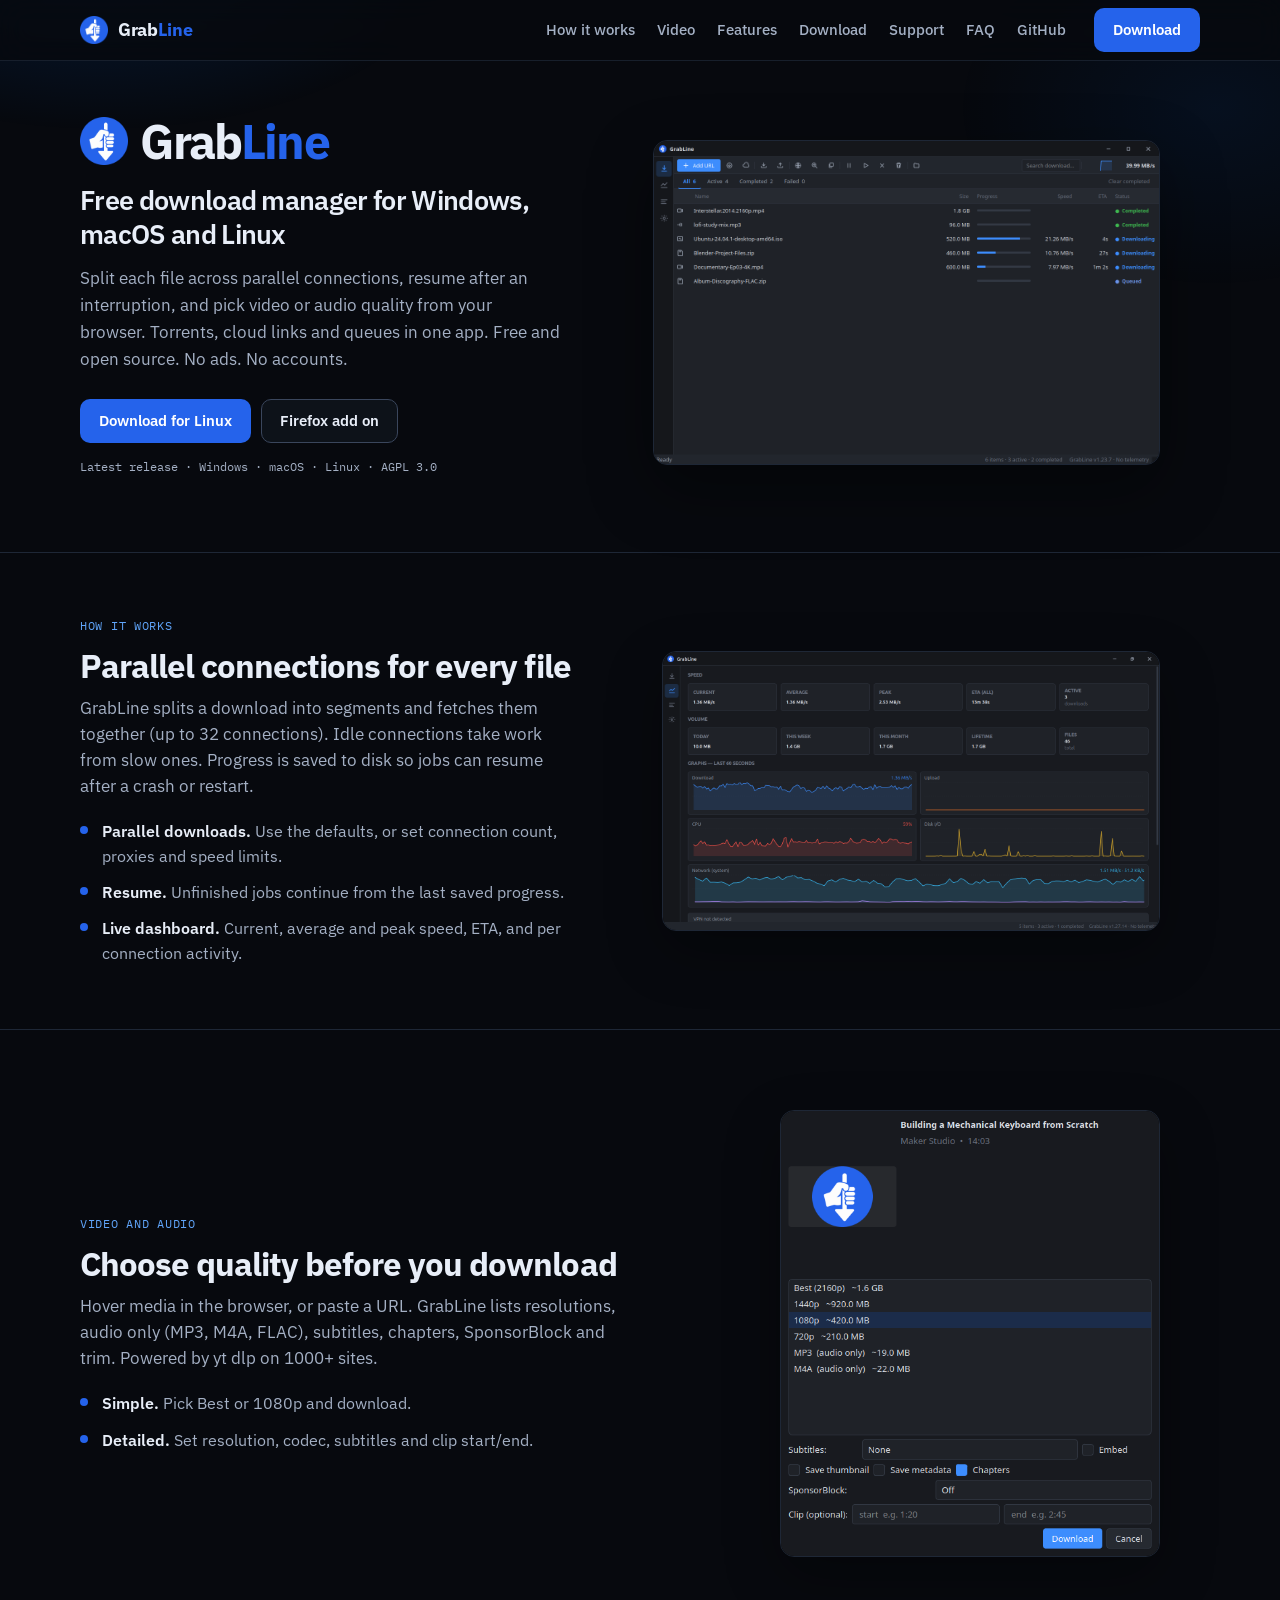
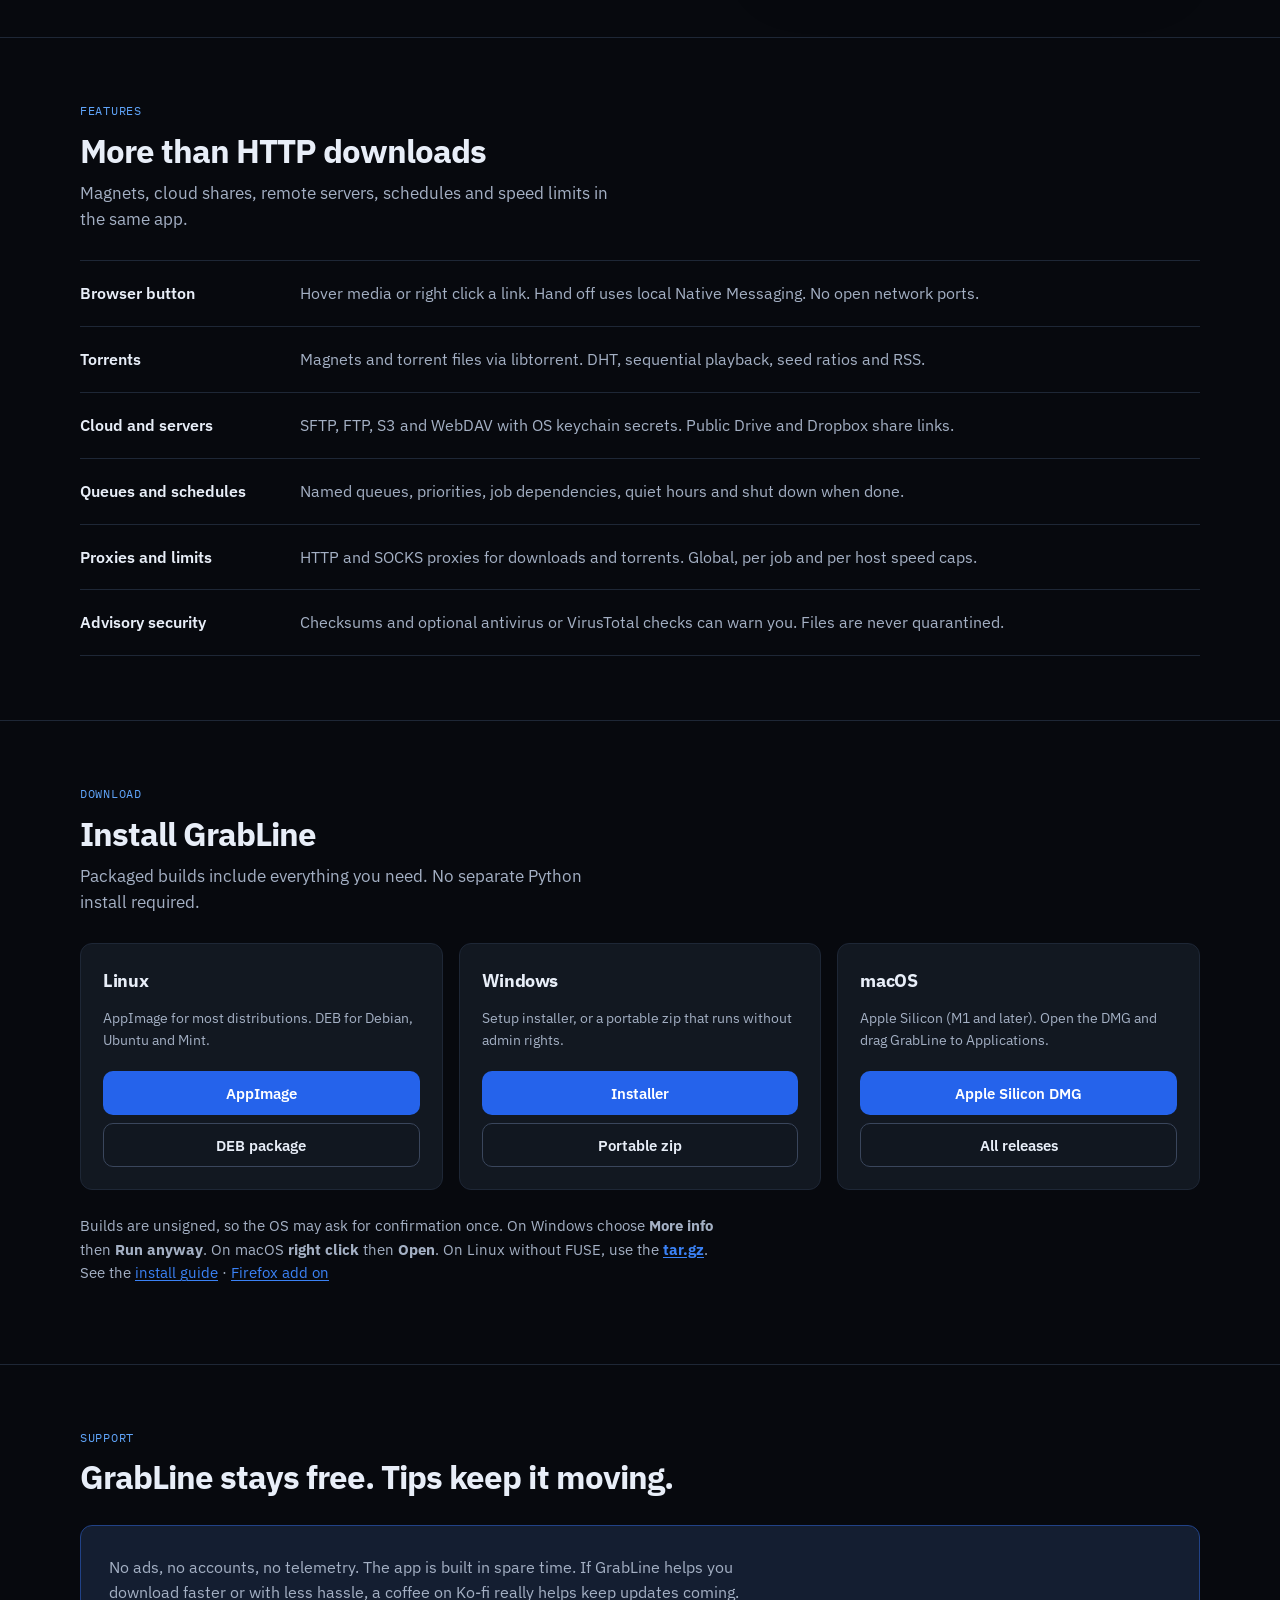
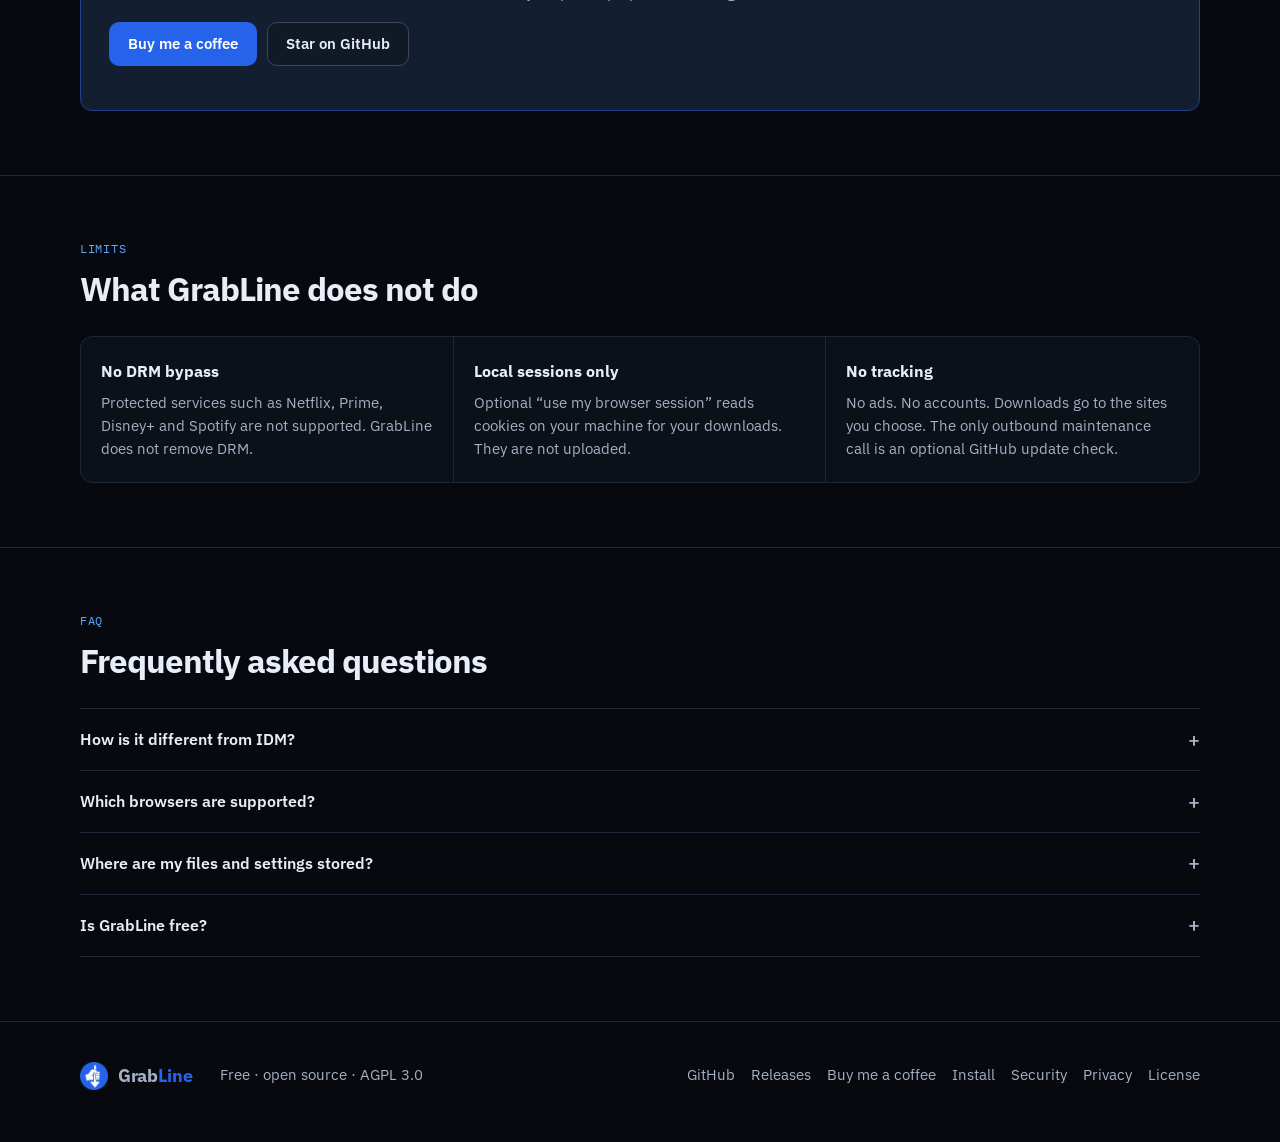
<file: website/index.html>
<!doctype html>
<html lang="en">
  <head>
    <meta charset="utf-8" />
    <meta name="viewport" content="width=device-width, initial-scale=1" />
    <title>GrabLine: free download manager</title>
    <meta
      name="description"
      content="GrabLine is a free, open source download manager for Windows, macOS and Linux. Parallel connections, resume after interruption, video quality picker, torrents and cloud. No ads. No accounts."
    />
    <link rel="canonical" href="https://gr33nops.github.io/GrabLine/" />
    <meta name="theme-color" content="#07090e" />
    <link rel="icon" href="assets/favicon.png?v=6" />
    <link rel="apple-touch-icon" href="assets/logo.png?v=6" />
    <meta property="og:type" content="website" />
    <meta property="og:title" content="GrabLine: free download manager" />
    <meta
      property="og:description"
      content="Free open source download manager with parallel connections, a browser companion, video quality picker, torrents and cloud support."
    />
    <meta property="og:image" content="https://gr33nops.github.io/GrabLine/assets/og.png" />
    <meta property="og:url" content="https://gr33nops.github.io/GrabLine/" />
    <meta name="twitter:card" content="summary_large_image" />
    <meta name="twitter:title" content="GrabLine: free download manager" />
    <meta
      name="twitter:description"
      content="Free download manager for Windows, macOS and Linux. Parallel connections, resume, video quality picker."
    />
    <meta name="twitter:image" content="https://gr33nops.github.io/GrabLine/assets/og.png" />
    <script type="application/ld+json">
      {
        "@context": "https://schema.org",
        "@type": "SoftwareApplication",
        "name": "GrabLine",
        "applicationCategory": "UtilitiesApplication",
        "operatingSystem": "Windows, macOS, Linux",
        "description": "Free open source download manager with parallel connections, browser companion and video quality picker.",
        "url": "https://gr33nops.github.io/GrabLine/",
        "downloadUrl": "https://github.com/Gr33nOps/GrabLine/releases/latest",
        "softwareVersion": "1.29.2",
        "license": "https://www.gnu.org/licenses/agpl-3.0.html",
        "offers": { "@type": "Offer", "price": "0", "priceCurrency": "USD" },
        "screenshot": [
          "https://gr33nops.github.io/GrabLine/assets/shot-queue.png",
          "https://gr33nops.github.io/GrabLine/assets/shot-quality.png",
          "https://gr33nops.github.io/GrabLine/assets/shot-dashboard.png"
        ],
        "author": { "@type": "Organization", "name": "GrabLine" }
      }
    </script>
    <link rel="preconnect" href="https://fonts.googleapis.com" />
    <link rel="preconnect" href="https://fonts.gstatic.com" crossorigin />
    <link
      href="https://fonts.googleapis.com/css2?family=IBM+Plex+Mono:wght@400;500&family=IBM+Plex+Sans:wght@400;500;600;700&display=swap"
      rel="stylesheet"
    />
    <style>
      :root {
        --bg: #07090e;
        --bg-2: #0c1018;
        --panel: #121821;
        --line: #1e2736;
        --ink: #e8eef8;
        --muted: #a4b0c4;
        --accent: #2563eb;
        --accent-2: #3b82f6;
        --accent-ink: #ffffff;
        --sans: "IBM Plex Sans", system-ui, sans-serif;
        --mono: "IBM Plex Mono", ui-monospace, monospace;
        --wrap: min(1120px, calc(100% - 40px));
        --radius: 12px;
        --btn-radius: 10px;
      }

      * {
        box-sizing: border-box;
      }
      html {
        scroll-behavior: smooth;
      }
      body {
        margin: 0;
        background: var(--bg);
        color: var(--ink);
        font-family: var(--sans);
        font-size: 16px;
        line-height: 1.55;
        -webkit-font-smoothing: antialiased;
      }
      img {
        max-width: 100%;
        display: block;
      }
      a {
        color: inherit;
        text-decoration: none;
      }
      a:hover {
        color: var(--ink);
      }
      :focus-visible {
        outline: 2px solid var(--accent-2);
        outline-offset: 3px;
      }
      code {
        font-family: var(--mono);
        font-size: 0.9em;
      }

      .skip {
        position: absolute;
        left: -9999px;
        top: 0;
        z-index: 100;
        padding: 10px 14px;
        background: var(--accent);
        color: #fff;
        border-radius: var(--btn-radius);
      }
      .skip:focus {
        left: 12px;
        top: 12px;
      }

      .wrap {
        width: var(--wrap);
        margin-inline: auto;
      }

      .glow {
        position: fixed;
        inset: 0;
        pointer-events: none;
        z-index: 0;
        background:
          radial-gradient(640px 320px at 8% -5%, rgba(1, 112, 253, 0.16), transparent 55%),
          radial-gradient(520px 360px at 95% 12%, rgba(1, 112, 253, 0.07), transparent 50%);
      }

      .site {
        position: relative;
        z-index: 1;
      }

      .nav {
        position: sticky;
        top: 0;
        z-index: 20;
        backdrop-filter: blur(14px);
        background: color-mix(in srgb, var(--bg) 82%, transparent);
        border-bottom: 1px solid color-mix(in srgb, var(--line) 75%, transparent);
      }
      .nav-inner {
        display: flex;
        align-items: center;
        gap: 12px;
        min-height: 60px;
      }
      .brand {
        display: inline-flex;
        align-items: center;
        gap: 10px;
        font-weight: 700;
        font-size: 1.1rem;
        letter-spacing: -0.02em;
        white-space: nowrap;
      }
      .brand img {
        width: 28px;
        height: 28px;
        border-radius: 7px;
      }
      .brand .line,
      .hero-brand .line {
        color: var(--accent);
      }
      .nav-links {
        display: flex;
        align-items: center;
        gap: 2px;
        margin-left: auto;
      }
      .nav-links a {
        color: var(--muted);
        font-size: 0.92rem;
        font-weight: 500;
        padding: 8px 10px;
        border-radius: 8px;
      }
      .nav-links a:hover {
        color: var(--ink);
        background: color-mix(in srgb, var(--panel) 70%, transparent);
      }
      .nav-cta {
        flex-shrink: 0;
        margin-left: 6px;
      }
      .nav-toggle {
        display: none;
        margin-left: auto;
        background: transparent;
        border: 1px solid var(--line);
        color: var(--ink);
        border-radius: var(--btn-radius);
        min-height: 40px;
        padding: 0 12px;
        font: inherit;
        font-weight: 600;
        cursor: pointer;
      }

      .btn {
        display: inline-flex;
        align-items: center;
        justify-content: center;
        gap: 8px;
        min-height: 44px;
        padding: 0 18px;
        border-radius: var(--btn-radius);
        border: 1px solid transparent;
        font-family: var(--sans);
        font-weight: 600;
        font-size: 0.95rem;
        cursor: pointer;
        transition: background 0.15s ease, border-color 0.15s ease, color 0.15s ease;
      }
      .btn-primary {
        background: var(--accent);
        color: #ffffff !important;
      }
      .btn-primary:hover {
        background: var(--accent-2);
        color: #ffffff !important;
      }
      .btn-ghost {
        background: color-mix(in srgb, var(--panel) 65%, transparent);
        border-color: #3a465c;
        color: var(--ink);
      }
      .btn-ghost:hover {
        border-color: color-mix(in srgb, var(--accent) 55%, #3a465c);
        background: var(--panel);
        color: var(--ink);
      }
      .btn-block {
        width: 100%;
      }

      .hero {
        border-bottom: 1px solid var(--line);
      }
      .hero-inner {
        display: grid;
        grid-template-columns: minmax(0, 0.95fr) minmax(0, 1.15fr);
        gap: 48px;
        align-items: center;
        padding: 56px 0 64px;
      }
      .hero-copy {
        max-width: 36rem;
      }
      .hero-brand {
        display: inline-flex;
        align-items: center;
        gap: 12px;
        margin: 0 0 18px;
      }
      .hero-brand img {
        width: 48px;
        height: 48px;
        border-radius: 12px;
        flex-shrink: 0;
      }
      .hero-brand strong {
        font-size: clamp(2.2rem, 4.5vw, 3rem);
        font-weight: 700;
        letter-spacing: -0.04em;
        line-height: 1;
      }
      .hero h1 {
        margin: 0 0 14px;
        font-weight: 600;
        font-size: clamp(1.35rem, 2.4vw, 1.7rem);
        letter-spacing: -0.025em;
        line-height: 1.25;
      }
      .hero .lede {
        margin: 0 0 26px;
        color: var(--muted);
        font-size: 1.05rem;
        line-height: 1.6;
        max-width: 48ch;
      }
      .cta-row {
        display: flex;
        flex-wrap: wrap;
        gap: 10px;
        margin-bottom: 14px;
      }
      .meta {
        color: var(--muted);
        font-family: var(--mono);
        font-size: 0.78rem;
      }
      .hero-frame {
        border: 1px solid var(--line);
        border-radius: 14px;
        overflow: hidden;
        background: #0a0d14;
        box-shadow: 0 24px 64px rgba(0, 0, 0, 0.4);
      }
      .hero-frame img {
        width: 100%;
        height: auto;
      }

      section {
        padding: 64px 0;
        border-bottom: 1px solid var(--line);
      }
      .sec-head {
        margin-bottom: 28px;
        max-width: 40rem;
      }
      .eyebrow {
        display: block;
        font-family: var(--mono);
        font-size: 0.75rem;
        letter-spacing: 0.06em;
        text-transform: uppercase;
        color: #60a5fa;
        margin-bottom: 10px;
      }
      .sec h2,
      .sec-head h2 {
        margin: 0 0 10px;
        font-weight: 700;
        font-size: clamp(1.55rem, 3vw, 2.05rem);
        letter-spacing: -0.03em;
        line-height: 1.2;
      }
      .lead {
        margin: 0;
        color: var(--muted);
        font-size: 1.05rem;
        max-width: 54ch;
      }

      .split {
        display: grid;
        grid-template-columns: 1fr 1.15fr;
        gap: 40px;
        align-items: center;
      }
      .split.quality {
        grid-template-columns: 1.1fr minmax(260px, 380px);
        justify-content: space-between;
      }

      .frame {
        border: 1px solid var(--line);
        border-radius: 14px;
        overflow: hidden;
        background: #000;
        box-shadow: 0 20px 56px rgba(0, 0, 0, 0.32);
      }
      .frame img {
        width: 100%;
        height: auto;
      }
      .frame.portrait {
        width: 100%;
        max-width: 380px;
        justify-self: end;
      }

      .points {
        list-style: none;
        margin: 20px 0 0;
        padding: 0;
        display: grid;
        gap: 12px;
      }
      .points li {
        display: grid;
        grid-template-columns: 10px 1fr;
        gap: 12px;
        align-items: start;
        color: var(--muted);
        font-size: 0.98rem;
      }
      .points li::before {
        content: "";
        width: 8px;
        height: 8px;
        margin-top: 0.45em;
        border-radius: 50%;
        background: var(--accent);
      }
      .points strong {
        color: var(--ink);
        font-weight: 600;
      }

      .feat-list {
        display: grid;
        gap: 0;
        border-top: 1px solid var(--line);
      }
      .feat {
        display: grid;
        grid-template-columns: minmax(140px, 200px) 1fr;
        gap: 20px;
        padding: 20px 0;
        border-bottom: 1px solid var(--line);
      }
      .feat h3 {
        margin: 0;
        font-size: 1rem;
        font-weight: 600;
      }
      .feat p {
        margin: 0;
        color: var(--muted);
        font-size: 0.98rem;
      }

      .dl-grid {
        display: grid;
        grid-template-columns: repeat(3, 1fr);
        gap: 16px;
        margin-top: 8px;
      }
      .plat {
        position: relative;
        background: var(--panel);
        border: 1px solid var(--line);
        border-radius: var(--radius);
        padding: 22px;
        display: flex;
        flex-direction: column;
        gap: 12px;
        min-height: 100%;
      }
      .plat.is-you {
        border-color: color-mix(in srgb, var(--accent) 60%, var(--line));
        background: color-mix(in srgb, var(--accent) 6%, var(--panel));
      }
      .you-badge {
        display: none;
        position: absolute;
        top: 14px;
        right: 14px;
        font-family: var(--mono);
        font-size: 0.68rem;
        letter-spacing: 0.04em;
        text-transform: uppercase;
        color: var(--accent-2);
        border: 1px solid color-mix(in srgb, var(--accent) 45%, var(--line));
        border-radius: 6px;
        padding: 3px 7px;
      }
      .plat.is-you .you-badge {
        display: inline-block;
      }
      .plat .os {
        font-weight: 700;
        font-size: 1.15rem;
        letter-spacing: -0.02em;
        padding-right: 64px;
      }
      .plat .hint {
        color: var(--muted);
        font-size: 0.9rem;
        min-height: 2.6em;
      }
      .plat .actions {
        display: grid;
        gap: 8px;
        margin-top: auto;
        padding-top: 8px;
      }
      .note {
        margin-top: 24px;
        color: var(--muted);
        font-size: 0.92rem;
        max-width: 72ch;
        line-height: 1.6;
      }
      .note a {
        color: var(--accent-2);
        text-decoration: underline;
        text-underline-offset: 2px;
      }

      .limits {
        display: grid;
        grid-template-columns: repeat(3, 1fr);
        gap: 0;
        margin-top: 8px;
        border: 1px solid var(--line);
        border-radius: var(--radius);
        overflow: hidden;
        background: var(--bg-2);
      }
      .limit {
        padding: 22px 20px;
        border-right: 1px solid var(--line);
      }
      .limit:last-child {
        border-right: none;
      }
      .limit h3 {
        margin: 0 0 8px;
        font-size: 1rem;
      }
      .limit p {
        margin: 0;
        color: var(--muted);
        font-size: 0.92rem;
      }

      .faq .sec-head {
        margin-bottom: 12px;
      }
      .qa {
        border-bottom: 1px solid var(--line);
      }
      .qa:first-of-type {
        border-top: 1px solid var(--line);
      }
      .qa summary {
        list-style: none;
        cursor: pointer;
        padding: 18px 40px 18px 0;
        font-weight: 600;
        position: relative;
      }
      .qa summary::-webkit-details-marker {
        display: none;
      }
      .qa summary::after {
        content: "+";
        position: absolute;
        right: 0;
        top: 50%;
        transform: translateY(-50%);
        color: var(--muted);
        font-weight: 500;
        font-size: 1.25rem;
        line-height: 1;
      }
      .qa[open] summary::after {
        content: "×";
      }
      .qa p {
        margin: 0 0 18px;
        color: var(--muted);
        max-width: 70ch;
      }

      footer {
        padding: 40px 0 52px;
      }
      .foot-inner {
        display: flex;
        flex-wrap: wrap;
        gap: 14px 28px;
        align-items: center;
        color: var(--muted);
        font-size: 0.92rem;
      }
      .foot-links {
        display: flex;
        flex-wrap: wrap;
        gap: 8px 16px;
        margin-left: auto;
      }
      .foot-links a:hover {
        color: var(--ink);
      }

      .support-band {
        margin-top: 8px;
        padding: 28px 28px 30px;
        border: 1px solid color-mix(in srgb, var(--accent) 45%, var(--line));
        border-radius: var(--radius);
        background: color-mix(in srgb, var(--accent) 8%, var(--panel));
        display: grid;
        gap: 14px;
        justify-items: start;
      }
      .support-band h2 {
        margin: 0;
        font-size: 1.45rem;
        font-weight: 650;
        letter-spacing: -0.02em;
      }
      .support-band p {
        margin: 0;
        max-width: 42rem;
        color: var(--muted);
        font-size: 1.02rem;
        line-height: 1.55;
      }
      .support-band .cta-row {
        margin-top: 4px;
      }

      @media (max-width: 900px) {
        .nav-links {
          display: none;
        }
        .nav-cta {
          display: none;
        }
        .nav-toggle {
          display: inline-flex;
          align-items: center;
        }
        .nav.open .nav-links {
          display: flex;
          flex-direction: column;
          align-items: stretch;
          position: absolute;
          left: 0;
          right: 0;
          top: 60px;
          margin: 0;
          padding: 12px 20px 8px;
          background: color-mix(in srgb, var(--bg) 96%, transparent);
          border-bottom: 1px solid var(--line);
          backdrop-filter: blur(14px);
          gap: 2px;
        }
        .nav.open .nav-links a {
          padding: 12px 10px;
        }
        .nav.open .nav-cta {
          display: flex;
          position: absolute;
          left: 20px;
          right: 20px;
          top: calc(60px + 12px + 5 * 44px + 8px);
          margin: 0 0 16px;
          justify-content: center;
        }
        .nav.open {
          padding-bottom: 72px;
        }
        .hero-inner,
        .split,
        .split.quality,
        .dl-grid {
          grid-template-columns: 1fr;
        }
        .frame.portrait {
          justify-self: center;
        }
        .hero-inner {
          gap: 32px;
          padding: 36px 0 44px;
        }
        .feat {
          grid-template-columns: 1fr;
          gap: 6px;
        }
        .limits {
          grid-template-columns: 1fr;
        }
        .limit {
          border-right: none;
          border-bottom: 1px solid var(--line);
        }
        .limit:last-child {
          border-bottom: none;
        }
        .foot-links {
          margin-left: 0;
          width: 100%;
        }
        section {
          padding: 52px 0;
        }
      }

      @media (prefers-reduced-motion: reduce) {
        * {
          transition: none !important;
        }
        html {
          scroll-behavior: auto;
        }
      }
    </style>
  </head>
  <body>
    <a class="skip" href="#main">Skip to content</a>
    <div class="glow" aria-hidden="true"></div>
    <div class="site">
      <nav class="nav" id="nav">
        <div class="wrap nav-inner">
          <a class="brand" href="#top" aria-label="GrabLine"><img src="assets/logo.png?v=6" alt="" /><span aria-hidden="true">Grab<span class="line">Line</span></span></a>
          <button class="nav-toggle" type="button" id="navToggle" aria-expanded="false" aria-controls="navLinks">
            Menu
          </button>
          <div class="nav-links" id="navLinks">
            <a href="#how">How it works</a>
            <a href="#quality">Video</a>
            <a href="#features">Features</a>
            <a href="#download">Download</a>
            <a href="#support">Support</a>
            <a href="#faq">FAQ</a>
            <a href="https://github.com/Gr33nOps/GrabLine">GitHub</a>
          </div>
          <a class="btn btn-primary nav-cta" id="navDownload" href="#download">Download</a>
        </div>
      </nav>

      <main id="main">
        <header class="hero" id="top">
          <div class="wrap hero-inner">
            <div class="hero-copy">
              <div class="hero-brand">
                <img src="assets/logo.png?v=6" width="48" height="48" alt="" />
                <strong>Grab<span class="line">Line</span></strong>
              </div>
              <h1>Free download manager for Windows, macOS and Linux</h1>
              <p class="lede">
                Split each file across parallel connections, resume after an interruption, and pick
                video or audio quality from your browser. Torrents, cloud links and queues in one
                app. Free and open source. No ads. No accounts.
              </p>
              <div class="cta-row">
                <a class="btn btn-primary" id="heroDownload" href="#download">Download for your system</a>
                <a class="btn btn-ghost" href="https://addons.mozilla.org/en-US/firefox/addon/grabline-connect/">Firefox add on</a>
              </div>
              <p class="meta"><span id="heroVersion">Latest release</span> · Windows · macOS · Linux · AGPL 3.0</p>
            </div>
            <figure class="hero-frame">
              <img
                src="assets/shot-queue.png?v=8"
                width="1220"
                height="780"
                alt="GrabLine downloads window with live speeds"
                fetchpriority="high"
              />
            </figure>
          </div>
        </header>

        <section id="how" class="sec">
          <div class="wrap split">
            <div class="split-copy">
              <span class="eyebrow">How it works</span>
              <h2>Parallel connections for every file</h2>
              <p class="lead">
                GrabLine splits a download into segments and fetches them together (up to 32
                connections). Idle connections take work from slow ones. Progress is saved to disk
                so jobs can resume after a crash or restart.
              </p>
              <ul class="points">
                <li><span><strong>Parallel downloads.</strong> Use the defaults, or set connection count, proxies and speed limits.</span></li>
                <li><span><strong>Resume.</strong> Unfinished jobs continue from the last saved progress.</span></li>
                <li><span><strong>Live dashboard.</strong> Current, average and peak speed, ETA, and per connection activity.</span></li>
              </ul>
            </div>
            <figure class="frame">
              <img
                src="assets/shot-dashboard.png?v=7"
                width="1366"
                height="768"
                alt="GrabLine dashboard with live speed, volume stats, and graphs"
                loading="lazy"
              />
            </figure>
          </div>
        </section>

        <section id="quality" class="sec">
          <div class="wrap split quality">
            <div class="split-copy">
              <span class="eyebrow">Video and audio</span>
              <h2>Choose quality before you download</h2>
              <p class="lead">
                Hover media in the browser, or paste a URL. GrabLine lists resolutions, audio only
                (MP3, M4A, FLAC), subtitles, chapters, SponsorBlock and trim. Powered by yt dlp on
                1000+ sites.
              </p>
              <ul class="points">
                <li><span><strong>Simple.</strong> Pick Best or 1080p and download.</span></li>
                <li><span><strong>Detailed.</strong> Set resolution, codec, subtitles and clip start/end.</span></li>
              </ul>
            </div>
            <figure class="frame portrait">
              <img
                src="assets/shot-quality.png?v=7"
                width="560"
                height="660"
                alt="GrabLine quality picker for a video download"
                loading="lazy"
              />
            </figure>
          </div>
        </section>

        <section class="sec" id="features">
          <div class="wrap">
            <div class="sec-head">
              <span class="eyebrow">Features</span>
              <h2>More than HTTP downloads</h2>
              <p class="lead">
                Magnets, cloud shares, remote servers, schedules and speed limits in the same app.
              </p>
            </div>
            <div class="feat-list">
              <div class="feat">
                <h3>Browser button</h3>
                <p>Hover media or right click a link. Hand off uses local Native Messaging. No open network ports.</p>
              </div>
              <div class="feat">
                <h3>Torrents</h3>
                <p>Magnets and torrent files via libtorrent. DHT, sequential playback, seed ratios and RSS.</p>
              </div>
              <div class="feat">
                <h3>Cloud and servers</h3>
                <p>SFTP, FTP, S3 and WebDAV with OS keychain secrets. Public Drive and Dropbox share links.</p>
              </div>
              <div class="feat">
                <h3>Queues and schedules</h3>
                <p>Named queues, priorities, job dependencies, quiet hours and shut down when done.</p>
              </div>
              <div class="feat">
                <h3>Proxies and limits</h3>
                <p>HTTP and SOCKS proxies for downloads and torrents. Global, per job and per host speed caps.</p>
              </div>
              <div class="feat">
                <h3>Advisory security</h3>
                <p>Checksums and optional antivirus or VirusTotal checks can warn you. Files are never quarantined.</p>
              </div>
            </div>
          </div>
        </section>

        <section class="sec" id="download">
          <div class="wrap">
            <div class="sec-head">
              <span class="eyebrow">Download</span>
              <h2>Install GrabLine <span id="dlVersion"></span></h2>
              <p class="lead">
                Packaged builds include everything you need. No separate Python install required.
              </p>
            </div>
            <div class="dl-grid" id="dlGrid">
              <div class="plat" data-os="windows">
                <span class="you-badge">Your OS</span>
                <span class="os">Windows</span>
                <span class="hint">Setup installer, or a portable zip that runs without admin rights.</span>
                <div class="actions">
                  <a class="btn btn-primary btn-block" data-dl href="https://github.com/Gr33nOps/GrabLine/releases/latest">Installer</a>
                  <a class="btn btn-ghost btn-block" data-dl-alt href="https://github.com/Gr33nOps/GrabLine/releases/latest">Portable zip</a>
                </div>
              </div>
              <div class="plat" data-os="mac">
                <span class="you-badge">Your OS</span>
                <span class="os">macOS</span>
                <span class="hint">Apple Silicon (M1 and later). Open the DMG and drag GrabLine to Applications.</span>
                <div class="actions">
                  <a class="btn btn-primary btn-block" data-dl href="https://github.com/Gr33nOps/GrabLine/releases/latest">Apple Silicon DMG</a>
                  <a class="btn btn-ghost btn-block" data-dl-alt href="https://github.com/Gr33nOps/GrabLine/releases/latest">All releases</a>
                </div>
              </div>
              <div class="plat" data-os="linux">
                <span class="you-badge">Your OS</span>
                <span class="os">Linux</span>
                <span class="hint">AppImage for most distributions. DEB for Debian, Ubuntu and Mint.</span>
                <div class="actions">
                  <a class="btn btn-primary btn-block" data-dl href="https://github.com/Gr33nOps/GrabLine/releases/latest">AppImage</a>
                  <a class="btn btn-ghost btn-block" data-dl-alt href="https://github.com/Gr33nOps/GrabLine/releases/latest">DEB package</a>
                </div>
              </div>
            </div>
            <p class="note">
              Builds are unsigned, so the OS may ask for confirmation once. On Windows choose <b>More info</b> then <b>Run anyway</b>.
              On macOS <b>right click</b> then <b>Open</b>. On Linux without FUSE, use the
              <a id="tarballLink" href="https://github.com/Gr33nOps/GrabLine/releases/latest"><b>tar.gz</b></a>.
              See the
              <a href="https://github.com/Gr33nOps/GrabLine/blob/main/docs/install.md">install guide</a>
              ·
              <a href="https://addons.mozilla.org/en-US/firefox/addon/grabline-connect/">Firefox add on</a>
            </p>
          </div>
        </section>

        <section class="sec" id="support">
          <div class="wrap">
            <div class="sec-head">
              <span class="eyebrow">Support</span>
              <h2>GrabLine stays free. Tips keep it moving.</h2>
            </div>
            <div class="support-band">
              <p>
                No ads, no accounts, no telemetry. The app is built in spare time.
                If GrabLine helps you download faster or with less hassle, a coffee
                on Ko-fi really helps keep updates coming.
              </p>
              <div class="cta-row">
                <a class="btn btn-primary" href="https://ko-fi.com/zain021xd">Buy me a coffee</a>
                <a class="btn btn-ghost" href="https://github.com/Gr33nOps/GrabLine">Star on GitHub</a>
              </div>
            </div>
          </div>
        </section>

        <section class="sec" id="limits">
          <div class="wrap">
            <div class="sec-head">
              <span class="eyebrow">Limits</span>
              <h2>What GrabLine does not do</h2>
            </div>
            <div class="limits">
              <div class="limit">
                <h3>No DRM bypass</h3>
                <p>Protected services such as Netflix, Prime, Disney+ and Spotify are not supported. GrabLine does not remove DRM.</p>
              </div>
              <div class="limit">
                <h3>Local sessions only</h3>
                <p>Optional “use my browser session” reads cookies on your machine for your downloads. They are not uploaded.</p>
              </div>
              <div class="limit">
                <h3>No tracking</h3>
                <p>No ads. No accounts. Downloads go to the sites you choose. The only outbound maintenance call is an optional GitHub update check.</p>
              </div>
            </div>
          </div>
        </section>

        <section class="sec" id="faq">
          <div class="wrap">
            <div class="sec-head">
              <span class="eyebrow">FAQ</span>
              <h2>Frequently asked questions</h2>
            </div>

            <details class="qa">
              <summary>How is it different from IDM?</summary>
              <p>
                Both use parallel connections and a browser button. GrabLine is open source, runs on
                Windows, macOS and Linux, and includes video, audio, torrents, cloud and archives in
                one app. It does not send usage data to us.
              </p>
            </details>
            <details class="qa">
              <summary>Which browsers are supported?</summary>
              <p>
                Firefox has a signed add on. Chrome, Edge and Brave pair from Browser Setup in the
                app. Without an extension, paste the URL into GrabLine. Hand off uses a local pipe,
                not a network port.
              </p>
            </details>
            <details class="qa">
              <summary>Where are my files and settings stored?</summary>
              <p>
                Downloads go to the folder you choose. Settings and the job database stay in the
                normal app data directory on your computer. Browser session cookies, if used, never
                leave your disk.
              </p>
            </details>
            <details class="qa">
              <summary>Is GrabLine free?</summary>
              <p>Yes. AGPL 3.0, no paid tier and no trial. Source is on GitHub if you want to build it yourself. It is built in spare time with no ads and no telemetry. If GrabLine helps you, <a href="https://ko-fi.com/zain021xd">a coffee on Ko-fi</a> goes a long way.</p>
            </details>
          </div>
        </section>
      </main>

      <footer>
        <div class="wrap foot-inner">
          <a class="brand" href="#top" aria-label="GrabLine"><img src="assets/logo.png?v=6" alt="" /><span aria-hidden="true">Grab<span class="line">Line</span></span></a>
          <span>Free · open source · AGPL 3.0</span>
          <div class="foot-links">
            <a href="https://github.com/Gr33nOps/GrabLine">GitHub</a>
            <a href="https://github.com/Gr33nOps/GrabLine/releases">Releases</a>
            <a href="https://ko-fi.com/zain021xd">Buy me a coffee</a>
            <a href="https://github.com/Gr33nOps/GrabLine/blob/main/docs/install.md">Install</a>
            <a href="https://github.com/Gr33nOps/GrabLine/blob/main/SECURITY.md">Security</a>
            <a href="https://github.com/Gr33nOps/GrabLine/blob/main/PRIVACY.md">Privacy</a>
            <a href="https://github.com/Gr33nOps/GrabLine/blob/main/LICENSE">License</a>
          </div>
        </div>
      </footer>
    </div>

    <script>
      const REPO = "Gr33nOps/GrabLine";

      const nav = document.getElementById("nav");
      const navToggle = document.getElementById("navToggle");
      const navLinks = document.getElementById("navLinks");
      const navDownload = document.getElementById("navDownload");
      if (navToggle && nav) {
        navToggle.addEventListener("click", () => {
          const open = nav.classList.toggle("open");
          navToggle.setAttribute("aria-expanded", open ? "true" : "false");
          navToggle.textContent = open ? "Close" : "Menu";
        });
        const closeNav = () => {
          nav.classList.remove("open");
          navToggle.setAttribute("aria-expanded", "false");
          navToggle.textContent = "Menu";
        };
        if (navLinks) {
          navLinks.querySelectorAll("a").forEach((a) => a.addEventListener("click", closeNav));
        }
        if (navDownload) navDownload.addEventListener("click", closeNav);
      }

      function detectOS() {
        const s = (navigator.userAgent + " " + (navigator.platform || "")).toLowerCase();
        if (s.includes("win")) return "windows";
        if (s.includes("mac")) return "mac";
        if (s.includes("linux") || s.includes("x11") || s.includes("android")) return "linux";
        return "windows";
      }
      const osKey = detectOS();
      const osName = { windows: "Windows", mac: "macOS", linux: "Linux" }[osKey];
      const heroBtn = document.getElementById("heroDownload");
      heroBtn.textContent = "Download for " + osName;

      const dlGrid = document.getElementById("dlGrid");
      if (dlGrid) {
        const yours = dlGrid.querySelector('.plat[data-os="' + osKey + '"]');
        if (yours) dlGrid.prepend(yours);
      }

      function matchAsset(assets, os) {
        const by = (re) => assets.find((a) => re.test(a.name));
        if (os === "windows") return by(/setup.*\.exe$/i) || by(/\.exe$/i);
        if (os === "mac") return by(/applesilicon.*\.dmg$/i) || by(/\.dmg$/i);
        return by(/\.appimage$/i);
      }
      function matchAltAsset(assets, os) {
        const by = (re) => assets.find((a) => re.test(a.name));
        if (os === "windows") return by(/portable\.zip$/i);
        if (os === "linux") return by(/\.deb$/i);
        return null;
      }

      fetch("https://api.github.com/repos/" + REPO + "/releases/latest", {
        headers: { Accept: "application/vnd.github+json" },
      })
        .then((r) => (r.ok ? r.json() : Promise.reject(r.status)))
        .then((rel) => {
          const assets = rel.assets || [];
          const tag = rel.tag_name || "";
          document.getElementById("heroVersion").textContent = tag ? "Latest: " + tag : "Latest release";
          const dv = document.getElementById("dlVersion");
          if (dv && tag) dv.textContent = tag;
          const tarball = assets.find((a) => /linux.*\.tar\.gz$/i.test(a.name));
          const tarballLink = document.getElementById("tarballLink");
          if (tarball && tarballLink) tarballLink.href = tarball.browser_download_url;
          document.querySelectorAll(".plat").forEach((card) => {
            const os = card.getAttribute("data-os");
            const asset = matchAsset(assets, os);
            const btn = card.querySelector("[data-dl]");
            if (asset) btn.href = asset.browser_download_url;
            const alt = matchAltAsset(assets, os);
            const altBtn = card.querySelector("[data-dl-alt]");
            if (altBtn && alt) altBtn.href = alt.browser_download_url;
            if (os === osKey) card.classList.add("is-you");
          });
          const mine = matchAsset(assets, osKey);
          if (mine) heroBtn.href = mine.browser_download_url;
        })
        .catch(() => {
          document.getElementById("heroVersion").textContent = "Latest release";
        });
    </script>
  </body>
</html>
</file>
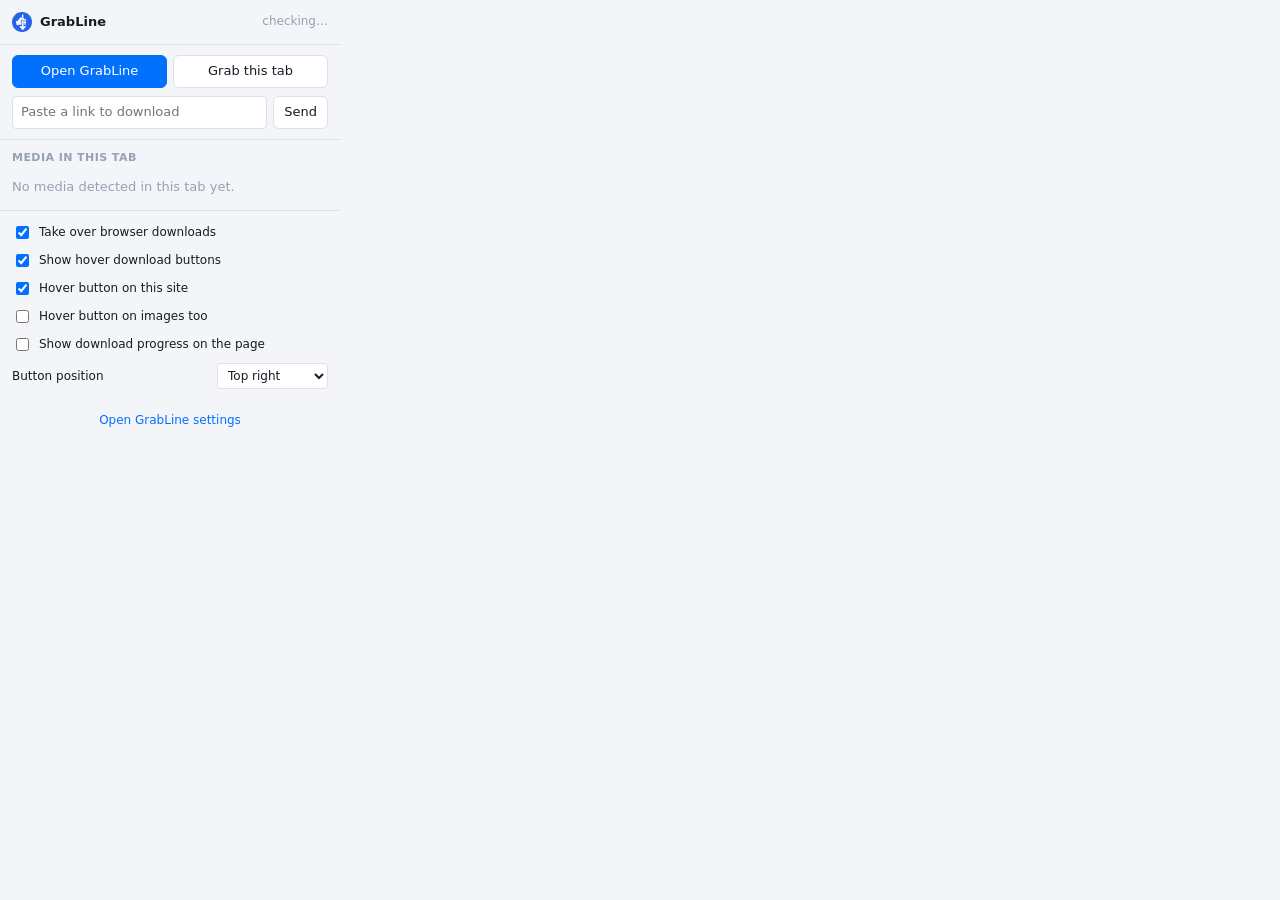
<file: extension/popup/popup.html>
<!doctype html>
<html>
  <head>
    <meta charset="utf-8" />
    <link rel="stylesheet" href="popup.css" />
  </head>
  <body>
    <header>
      <img src="../icons/icon32.png" alt="" width="20" height="20" />
      <strong>GrabLine</strong>
      <span id="status" class="status">checking…</span>
    </header>

    <section id="pairing-help" class="help" hidden>
      Not paired with the desktop app. Run
      <code>python -m app.native_host.install</code>, then reload this
      extension.
    </section>

    <section>
      <div class="actions">
        <button id="open-app" class="primary">Open GrabLine</button>
        <button id="grab-tab">Grab this tab</button>
      </div>
      <div class="paste-row">
        <input id="paste-url" type="url" placeholder="Paste a link to download" />
        <button id="paste-send">Send</button>
      </div>
    </section>

    <section>
      <h2>Media in this tab</h2>
      <ul id="media-list">
        <li class="empty">No media detected in this tab yet.</li>
      </ul>
    </section>

    <section id="recent-section" hidden>
      <h2>Recent downloads</h2>
      <ul id="recent-list"></ul>
    </section>

    <footer>
      <label>
        <input type="checkbox" id="toggle-intercept" checked />
        Take over browser downloads
      </label>
      <label>
        <input type="checkbox" id="toggle-hover" checked />
        Show hover download buttons
      </label>
      <label>
        <input type="checkbox" id="toggle-overlay" checked />
        Hover button on this site
      </label>
      <label>
        <input type="checkbox" id="toggle-images" />
        Hover button on images too
      </label>
      <label>
        <input type="checkbox" id="toggle-pill" />
        Show download progress on the page
      </label>
      <label class="field">
        Button position
        <select id="button-corner">
          <option value="top-right">Top right</option>
          <option value="top-left">Top left</option>
          <option value="bottom-right">Bottom right</option>
          <option value="bottom-left">Bottom left</option>
        </select>
      </label>
    </footer>

    <div class="settings-link">
      <a id="open-settings">Open GrabLine settings</a>
    </div>

    <script src="../content/lib/messaging.js"></script>
    <script src="../content/lib/format.js"></script>
    <script src="../content/lib/naming.js"></script>
    <script src="popup.js"></script>
  </body>
</html>
</file>
<file: extension/popup/popup.css>
/* GrabLine Connect popup - colors mirror the desktop app's design tokens
   (app/ui/design.py) so the extension and app read as one product. */
:root {
  --bg: #f3f5f9;
  --surface: #ffffff;
  --surface2: #f5f7fa;
  --border: #dbe0ea;
  --text: #161b24;
  --text2: #5a6473;
  --text3: #98a1b2;
  --accent: #0170fd;
  --accent-hover: #015bd3;
  --accent-dim: rgba(1, 112, 253, 0.12);
  --accent-on: #ffffff;
  --ok: #1f9d55;
  --caution: #d29922;
  --warn: #cf222e;
  --row-hover: #eef3fb;
}
@media (prefers-color-scheme: dark) {
  :root {
    --bg: #181a1f;
    --surface: #1f2228;
    --surface2: #262a31;
    --border: #333944;
    --text: #dfe3ea;
    --text2: #9aa3b2;
    --text3: #6b7280;
    --accent: #3d8dfd;
    --accent-hover: #66a6ff;
    --accent-dim: rgba(61, 141, 253, 0.18);
    --ok: #3fb950;
    --caution: #d29922;
    --warn: #f85149;
    --row-hover: #2a2f38;
  }
}

* {
  box-sizing: border-box;
}
html {
  /* Reserve the scrollbar's width so it never sits on top of the content
     (which was clipping the recent-download status and the controls). */
  scrollbar-gutter: stable;
  background: var(--bg);
}
body {
  width: 340px;
  margin: 0;
  font: 13px/1.45 system-ui, sans-serif;
  color: var(--text);
  background: var(--bg);
}

header {
  display: flex;
  align-items: center;
  gap: 8px;
  padding: 12px;
  border-bottom: 1px solid var(--border);
}
header strong {
  font-weight: 600;
}
.status {
  margin-left: auto;
  font-size: 12px;
  color: var(--text3);
}
.status.ok {
  color: var(--ok);
}
.status.warn {
  color: var(--caution);
}
.status.bad {
  color: var(--warn);
}

.help {
  padding: 10px 12px;
  font-size: 12px;
  color: var(--text2);
  background: var(--surface2);
  border-bottom: 1px solid var(--border);
}
.help code {
  font-size: 11px;
  color: var(--text);
}

section {
  padding: 10px 12px;
  border-bottom: 1px solid var(--border);
}
h2 {
  margin: 0 0 8px;
  font-size: 11px;
  font-weight: 700;
  letter-spacing: 0.04em;
  text-transform: uppercase;
  color: var(--text3);
}

/* quick actions */
.actions {
  display: flex;
  gap: 6px;
}
.actions button {
  flex: 1;
}
.paste-row {
  display: flex;
  gap: 6px;
  margin-top: 8px;
}
.paste-row input {
  flex: 1;
  min-width: 0;
  padding: 6px 8px;
  font: inherit;
  color: var(--text);
  background: var(--surface);
  border: 1px solid var(--border);
  border-radius: 4px;
}
.paste-row input:focus {
  outline: none;
  border-color: var(--accent);
}

/* lists (media + recent) */
ul {
  list-style: none;
  margin: 0;
  padding: 0;
  max-height: 220px;
  overflow-y: auto;
}
li {
  display: flex;
  align-items: center;
  gap: 8px;
  padding: 7px 0;
  border-bottom: 1px solid var(--border);
}
li:last-child {
  border-bottom: none;
}
li.empty {
  color: var(--text3);
  border: none;
  padding: 4px 0;
}
.kind {
  flex: none;
  font-size: 10px;
  font-weight: 600;
  text-transform: uppercase;
  padding: 2px 7px;
  border-radius: 4px;
  background: var(--accent-dim);
  color: var(--accent);
}
.name {
  flex: 1;
  overflow: hidden;
  text-overflow: ellipsis;
  white-space: nowrap;
}
.size {
  flex: none;
  font-size: 11px;
  color: var(--text3);
}

/* recent-download rows: name + thin progress bar + percent */
.recent-row {
  flex-direction: column;
  align-items: stretch;
  gap: 5px;
  cursor: pointer;
}
.recent-top {
  display: flex;
  align-items: center;
  gap: 8px;
}
.recent-status {
  flex: none;
  font-size: 11px;
  font-weight: 600;
}
.bar {
  height: 4px;
  border-radius: 2px;
  background: var(--border);
  overflow: hidden;
}
.bar > span {
  display: block;
  height: 100%;
  border-radius: 2px;
  background: var(--accent);
}

/* buttons */
button {
  flex: none;
  font: inherit;
  border: 1px solid var(--border);
  border-radius: 6px;
  padding: 6px 10px;
  background: var(--surface);
  color: var(--text);
  cursor: pointer;
}
button:hover {
  background: var(--row-hover);
  border-color: var(--accent);
}
button.primary,
li button {
  background: var(--accent);
  border-color: var(--accent);
  color: var(--accent-on);
}
button.primary:hover,
li button:hover {
  background: var(--accent-hover);
  border-color: var(--accent-hover);
}
button:disabled {
  color: var(--text3);
  background: var(--surface2);
  border-color: var(--border);
  cursor: default;
}
li button.done {
  background: var(--ok);
  border-color: var(--ok);
  color: var(--accent-on);
}

/* footer preferences */
footer {
  display: flex;
  flex-direction: column;
  gap: 9px;
  padding: 12px;
  font-size: 12px;
}
label {
  display: flex;
  align-items: center;
  gap: 7px;
}
label.field {
  justify-content: space-between;
}
select {
  font: inherit;
  color: var(--text);
  background: var(--surface);
  border: 1px solid var(--border);
  border-radius: 4px;
  padding: 4px 6px;
}
select:focus {
  outline: none;
  border-color: var(--accent);
}
input[type="checkbox"] {
  accent-color: var(--accent);
}
.settings-link {
  padding: 10px 12px;
  text-align: center;
}
.settings-link a {
  color: var(--accent);
  text-decoration: none;
  font-size: 12px;
  cursor: pointer;
}
.settings-link a:hover {
  text-decoration: underline;
}
</file>
